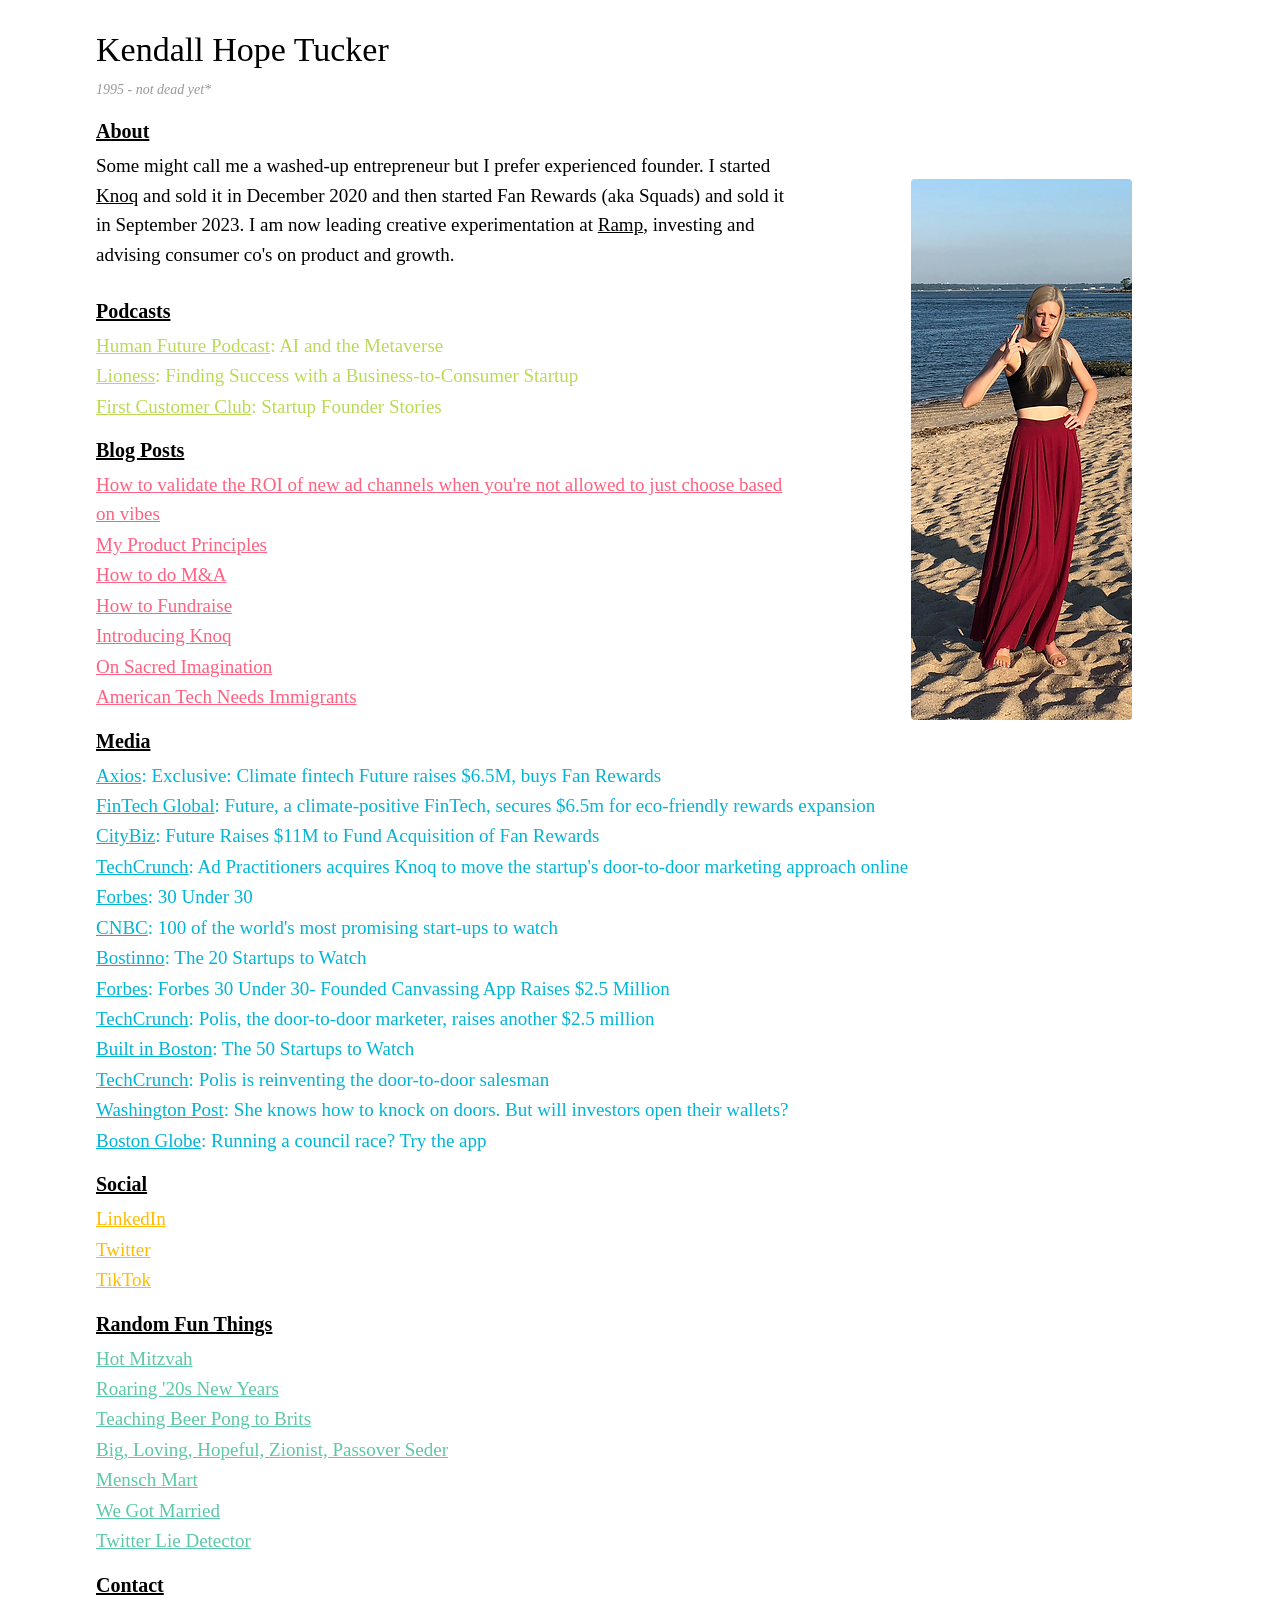
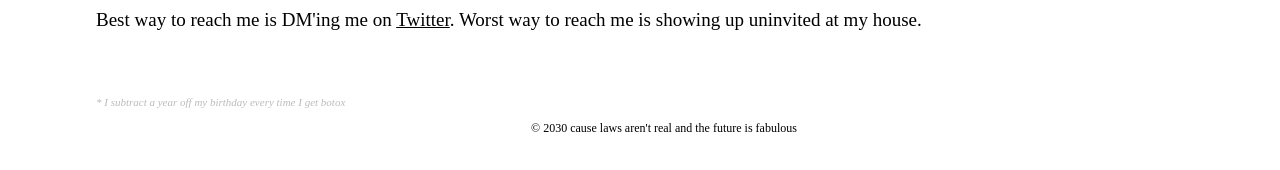
<file: index.html>
<!DOCTYPE html>
<html lang="en">
<head>
  <meta charset="UTF-8">
  <meta name="viewport" content="width=device-width, initial-scale=1.0">
  <title>Kendall Hope Tucker</title>
  <link rel="icon" type="image/png" sizes="32x32" href="favicon.png">
  <link rel="icon" type="image/png" sizes="192x192" href="favicon-192.png">
  <link rel="apple-touch-icon" href="favicon-192.png">
  <link rel="stylesheet" href="css/style.css">
</head>
<body>

<header class="site-header">
  <h1><a href="/">Kendall Hope Tucker</a></h1>
  <div class="subtitle">1995 - not dead yet*</div>
</header>

<main>

  <section class="section">
    <h2>About</h2>
    <img src="images/home_0.png" alt="Kendall Tucker" class="img-right">
    <p>Some might call me a washed-up entrepreneur but I prefer experienced founder. I started <a href="http://knoq.com/" target="_blank" rel="noopener">Knoq</a> and sold it in December 2020 and then started Fan Rewards (aka Squads) and sold it in September 2023. I am now leading creative experimentation at <a href="http://ramp.com/" target="_blank" rel="noopener">Ramp</a>, investing and advising consumer co's on product and growth.</p>
  </section>

  <section class="section">
    <h2>Podcasts</h2>
    <ul class="post-list">
      <li style="color: #bada55;"><a href="https://www.youtube.com/watch?v=eSJi3HEF2bo" class="link-lime" target="_blank" rel="noopener">Human Future Podcast</a>: AI and the Metaverse</li>
      <li style="color: #bada55;"><a href="https://lionessmagazine.com/finding-success-with-a-business-to-consumer-startup-kendall-hope-tucker/" class="link-lime" target="_blank" rel="noopener">Lioness</a>: Finding Success with a Business-to-Consumer Startup</li>
      <li style="color: #bada55;"><a href="https://www.youtube.com/watch?v=Duobmzye52w" class="link-lime" target="_blank" rel="noopener">First Customer Club</a>: Startup Founder Stories</li>
    </ul>
  </section>

  <section class="section">
    <h2>Blog Posts</h2>
    <ul class="post-list">
      <li><a href="pages/growth-channels.html" class="link-pink">How to validate the ROI of new ad channels when you're not allowed to just choose based on vibes</a></li>
      <li><a href="pages/product-principles.html" class="link-pink">My Product Principles</a></li>
      <li><a href="pages/manda-guide.html" class="link-pink">How to do M&amp;A</a></li>
      <li><a href="https://www.forbes.com/sites/kendalltucker/2019/03/14/getting-to-closed-fundraising-as-a-sprint-vs-marathon/?sh=3c3d58793b1a" class="link-pink" target="_blank" rel="noopener">How to Fundraise</a></li>
      <li><a href="https://medium.com/@kendallhtucker/introducing-knoq-27af0e2f443f" class="link-pink" target="_blank" rel="noopener">Introducing Knoq</a></li>
      <li><a href="pages/sacred-imagination.html" class="link-pink">On Sacred Imagination</a></li>
      <li><a href="https://www.forbes.com/sites/kendalltucker/2018/12/06/american-tech-needs-immigrants-president-trump-dont-make-it-any-harder/?sh=4a6e98ca5dcf" class="link-pink" target="_blank" rel="noopener">American Tech Needs Immigrants</a></li>
    </ul>
  </section>

  <section class="section">
    <h2>Media</h2>
    <ul class="media-list">
      <li><span class="outlet"><a href="https://www.axios.com/pro/fintech-deals/2023/12/18/future-raises-6-5m-and-acquires-fan-rewards" class="link-cyan" target="_blank" rel="noopener">Axios</a>:</span> Exclusive: Climate fintech Future raises $6.5M, buys Fan Rewards</li>
      <li><span class="outlet"><a href="https://fintech.global/2023/12/19/future-a-climate-positive-fintech-secures-6-5m-for-eco-friendly-rewards-expansion/" class="link-cyan" target="_blank" rel="noopener">FinTech Global</a>:</span> Future, a climate-positive FinTech, secures $6.5m for eco-friendly rewards expansion</li>
      <li><span class="outlet"><a href="https://www.citybiz.co/article/501589/future-raises-11m-to-fund-acquisition-of-fan-rewards/" class="link-cyan" target="_blank" rel="noopener">CityBiz</a>:</span> Future Raises $11M to Fund Acquisition of Fan Rewards</li>
      <li><span class="outlet"><a href="https://techcrunch.com/2021/02/16/ad-practitioners-acquies-knoq/" class="link-cyan" target="_blank" rel="noopener">TechCrunch</a>:</span> Ad Practitioners acquires Knoq to move the startup's door-to-door marketing approach online</li>
      <li><span class="outlet"><a href="https://www.forbes.com/profile/kendall-tucker/?sh=49d40cc73352" class="link-cyan" target="_blank" rel="noopener">Forbes</a>:</span> 30 Under 30</li>
      <li><span class="outlet"><a href="https://www.cnbc.com/2019/11/12/100-of-the-worlds-most-promising-start-ups-to-watch-in-2019.html" class="link-cyan" target="_blank" rel="noopener">CNBC</a>:</span> 100 of the world's most promising start-ups to watch</li>
      <li><span class="outlet"><a href="https://www.americaninno.com/boston/20-Startups-to-Watch-in-2020-Bos" class="link-cyan" target="_blank" rel="noopener">Bostinno</a>:</span> The 20 Startups to Watch</li>
      <li><span class="outlet"><a href="https://www.forbes.com/sites/ayurellahornmuller/2019/02/26/forbes-30-under-30-founded-canvassing-app-raises-2-5-million/?sh=90fb6547ed74" class="link-cyan" target="_blank" rel="noopener">Forbes</a>:</span> Forbes 30 Under 30- Founded Canvassing App Raises $2.5 Million</li>
      <li><span class="outlet"><a href="https://techcrunch.com/2019/02/26/polis-the-door-to-door-marketer-raises-another-2-5-million/" class="link-cyan" target="_blank" rel="noopener">TechCrunch</a>:</span> Polis, the door-to-door marketer, raises another $2.5 million</li>
      <li><span class="outlet"><a href="https://www.builtinboston.com/2018/01/16/50-boston-startups-watch-2018" class="link-cyan" target="_blank" rel="noopener">Built in Boston</a>:</span> The 50 Startups to Watch</li>
      <li><span class="outlet"><a href="https://techcrunch.com/2017/03/24/polis-is-reinventing-the-door-to-door-salesman/" class="link-cyan" target="_blank" rel="noopener">TechCrunch</a>:</span> Polis is reinventing the door-to-door salesman</li>
      <li><span class="outlet"><a href="https://www.washingtonpost.com/news/on-small-business/wp/2017/03/01/business-rx-she-knows-how-to-knock-on-doors-but-will-investors-open-their-wallets/?noredirect=on" class="link-cyan" target="_blank" rel="noopener">Washington Post</a>:</span> She knows how to knock on doors. But will investors open their wallets?</li>
      <li><span class="outlet"><a href="https://www.bostonglobe.com/news/politics/2015/11/20/winning-city-council-races-there-app-for-that/MtmQQHenNXPumx5nFe8QcL/story.html" class="link-cyan" target="_blank" rel="noopener">Boston Globe</a>:</span> Running a council race? Try the app</li>
    </ul>
  </section>

  <section class="section">
    <h2>Social</h2>
    <ul class="post-list">
      <li><a href="https://www.linkedin.com/in/kendallhtucker/" class="link-yellow" target="_blank" rel="noopener">LinkedIn</a></li>
      <li><a href="https://twitter.com/kendallhtucker" class="link-yellow" target="_blank" rel="noopener">Twitter</a></li>
      <li><a href="https://www.tiktok.com/@kendallhtucker" class="link-yellow" target="_blank" rel="noopener">TikTok</a></li>
    </ul>
  </section>

  <section class="section">
    <h2>Random Fun Things</h2>
    <ul class="post-list">
      <li><a href="pages/hot-mitzvah.html" class="link-green">Hot Mitzvah</a></li>
      <li><a href="pages/roaring-20s.html" class="link-green">Roaring '20s New Years</a></li>
      <li><a href="pages/american-party.html" class="link-green">Teaching Beer Pong to Brits</a></li>
      <li><a href="https://docs.google.com/document/d/1et6EgpOi_6ji0ImZLmOMGYMf2OHs097OP0PWnKhMis8/edit?usp=sharing" class="link-green" target="_blank" rel="noopener">Big, Loving, Hopeful, Zionist, Passover Seder</a></li>
      <li><a href="pages/mensch-mart.html" class="link-green">Mensch Mart</a></li>
      <li><a href="https://www.twendall.com/" class="link-green" target="_blank" rel="noopener">We Got Married</a></li>
      <li><a href="https://tweetliedetector.com/" class="link-green" target="_blank" rel="noopener">Twitter Lie Detector</a></li>
    </ul>
  </section>

  <section class="section">
    <h2>Contact</h2>
    <p>Best way to reach me is DM'ing me on <a href="https://twitter.com/kendallhtucker" target="_blank" rel="noopener">Twitter</a>. Worst way to reach me is showing up uninvited at my house.</p>
  </section>

</main>

<footer class="site-footer">
  <p class="footnote">* I subtract a year off my birthday every time I get botox</p>
  <p class="copyright">&copy; 2030 cause laws aren't real and the future is fabulous</p>
</footer>

</body>
</html>
</file>
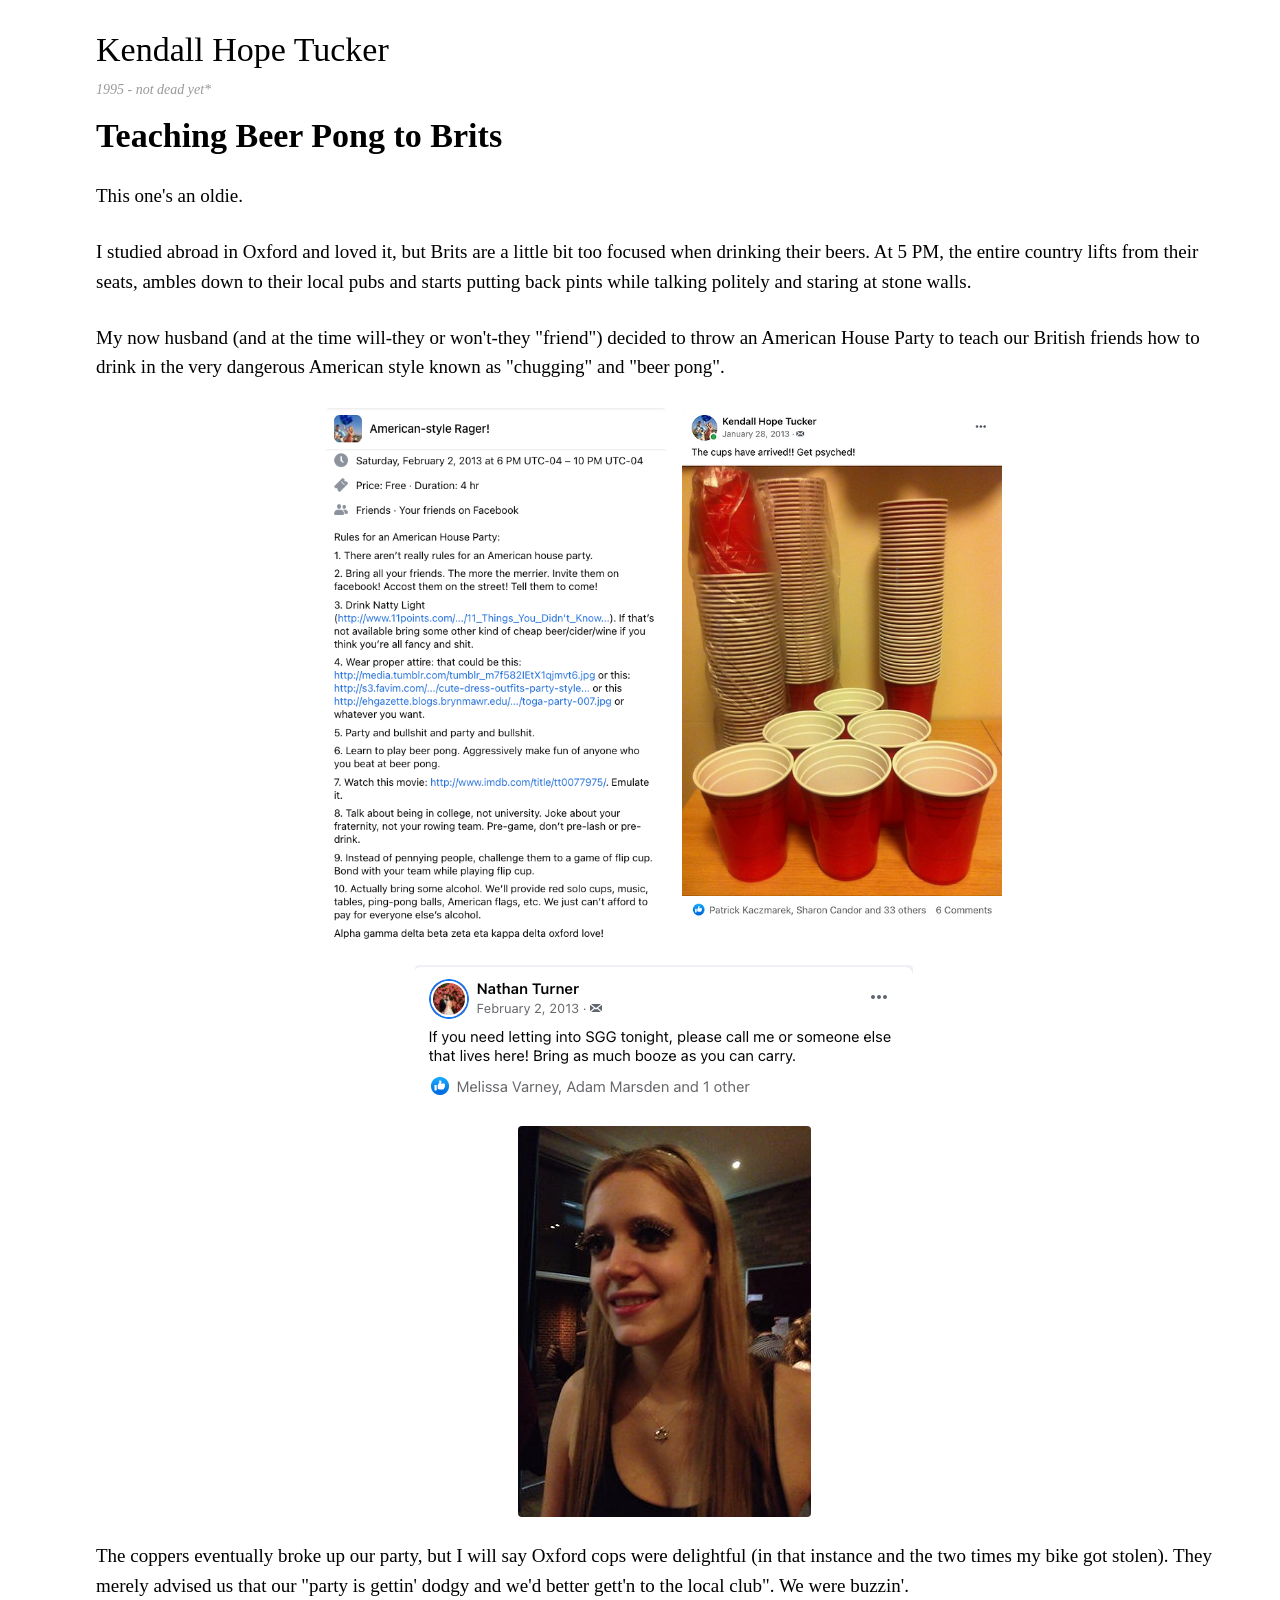
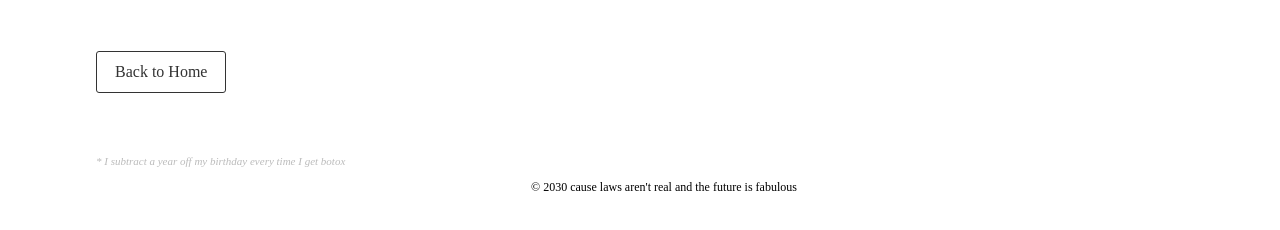
<file: pages/american-party.html>
<!DOCTYPE html>
<html lang="en">
<head>
  <meta charset="UTF-8">
  <meta name="viewport" content="width=device-width, initial-scale=1.0">
  <title>Teaching Beer Pong to Brits | Kendall Hope Tucker</title>
  <link rel="icon" type="image/png" sizes="32x32" href="../favicon.png">
  <link rel="icon" type="image/png" sizes="192x192" href="../favicon-192.png">
  <link rel="apple-touch-icon" href="../favicon-192.png">
  <link rel="stylesheet" href="../css/style.css">
</head>
<body>

<header class="site-header">
  <h1><a href="../">Kendall Hope Tucker</a></h1>
  <div class="subtitle">1995 - not dead yet*</div>
</header>

<main>

  <h2 class="post-title">Teaching Beer Pong to Brits</h2>

  <p>This one's an oldie.</p>

  <p>I studied abroad in Oxford and loved it, but Brits are a little bit too focused when drinking their beers. At 5 PM, the entire country lifts from their seats, ambles down to their local pubs and starts putting back pints while talking politely and staring at stone walls.</p>

  <p>My now husband (and at the time will-they or won't-they "friend") decided to throw an American House Party to teach our British friends how to drink in the very dangerous American style known as "chugging" and "beer pong".</p>

  <div style="display: flex; gap: 16px; margin: 24px 0; flex-wrap: wrap; justify-content: center; align-items: flex-start;">
    <img src="../images/american-party_0.png" alt="Facebook event" style="max-width: 340px;">
    <img src="../images/american-party_2.png" alt="Party photos" style="max-width: 320px;">
  </div>

  <img src="../images/american-party_1.png" alt="Facebook post" class="img-center" style="max-width: 500px;">

  <img src="../images/american-party_3.jpg" alt="Beer pong cups" class="img-center" style="max-width: 300px;">

  <p>The coppers eventually broke up our party, but I will say Oxford cops were delightful (in that instance and the two times my bike got stolen). They merely advised us that our "party is gettin' dodgy and we'd better gett'n to the local club". We were buzzin'.</p>

  <a href="../" class="back-home">Back to Home</a>

</main>

<footer class="site-footer">
  <p class="footnote">* I subtract a year off my birthday every time I get botox</p>
  <p class="copyright">&copy; 2030 cause laws aren't real and the future is fabulous</p>
</footer>

</body>
</html>
</file>
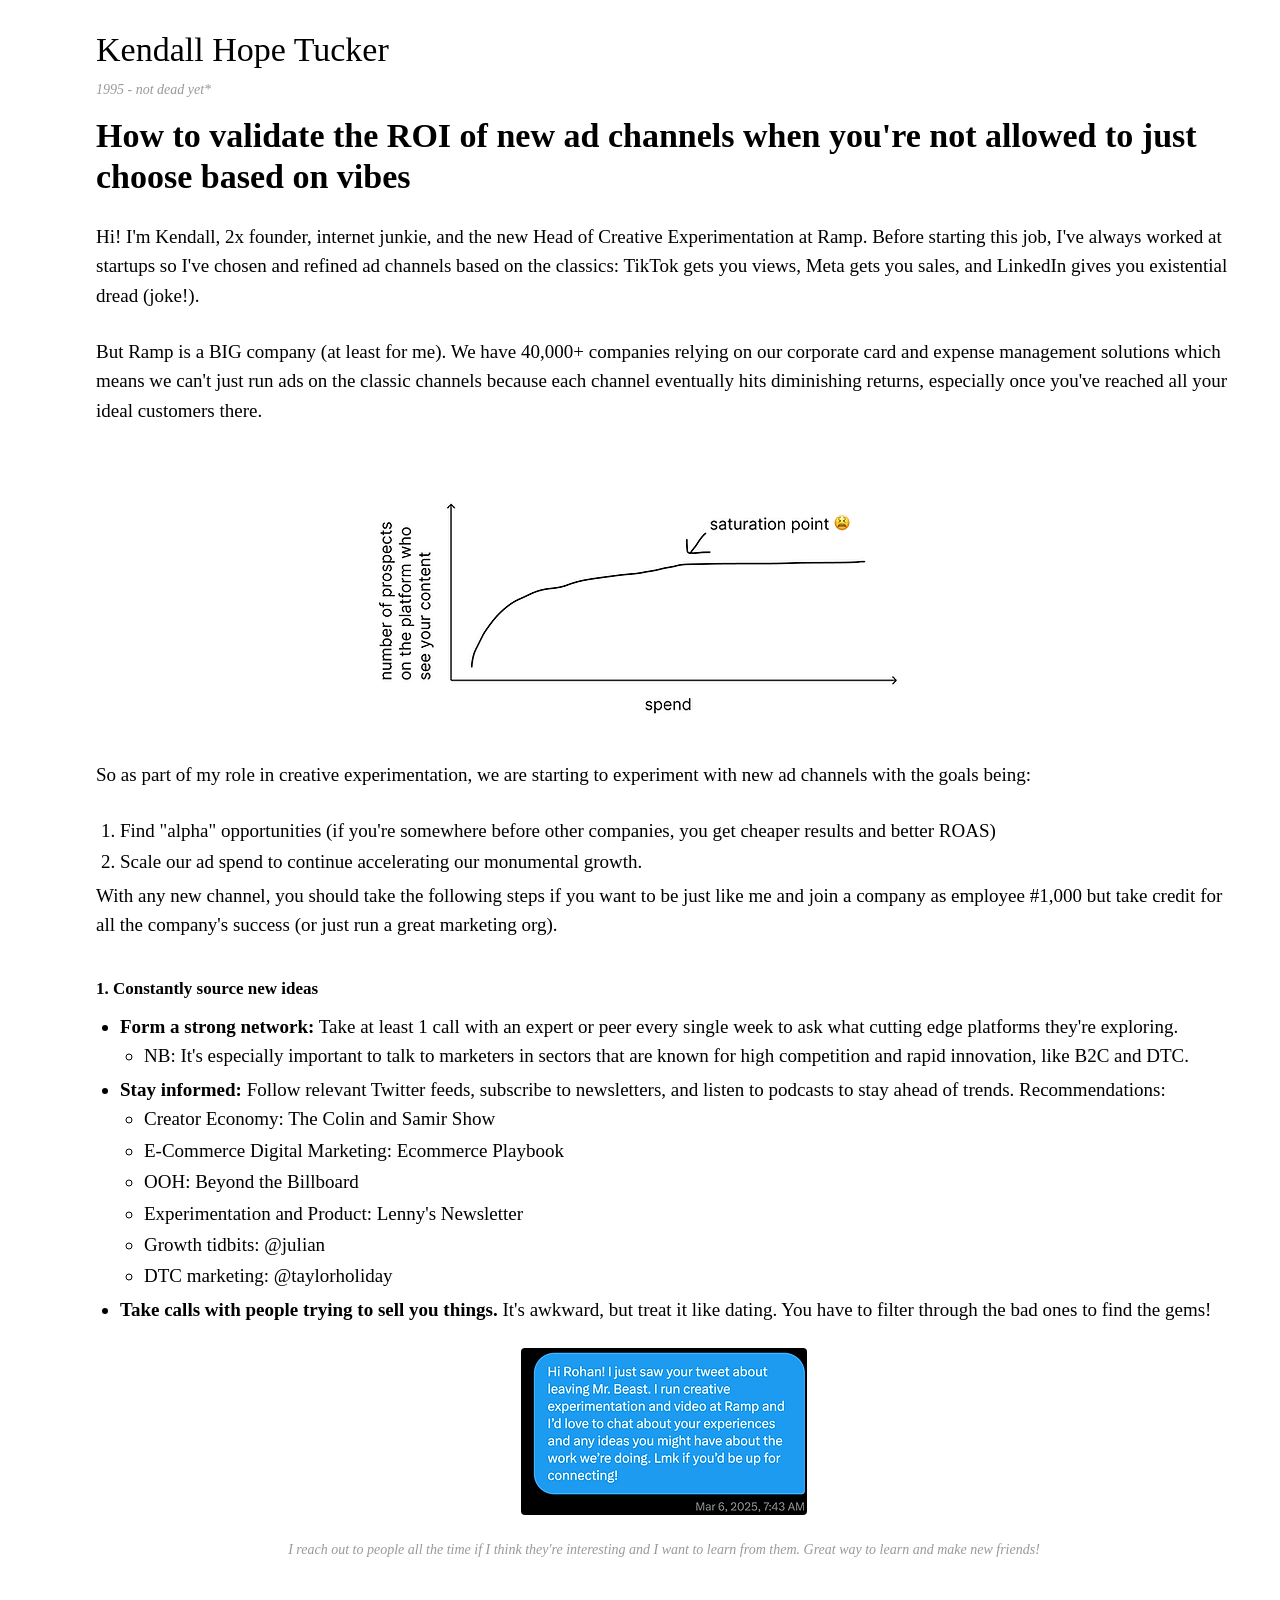
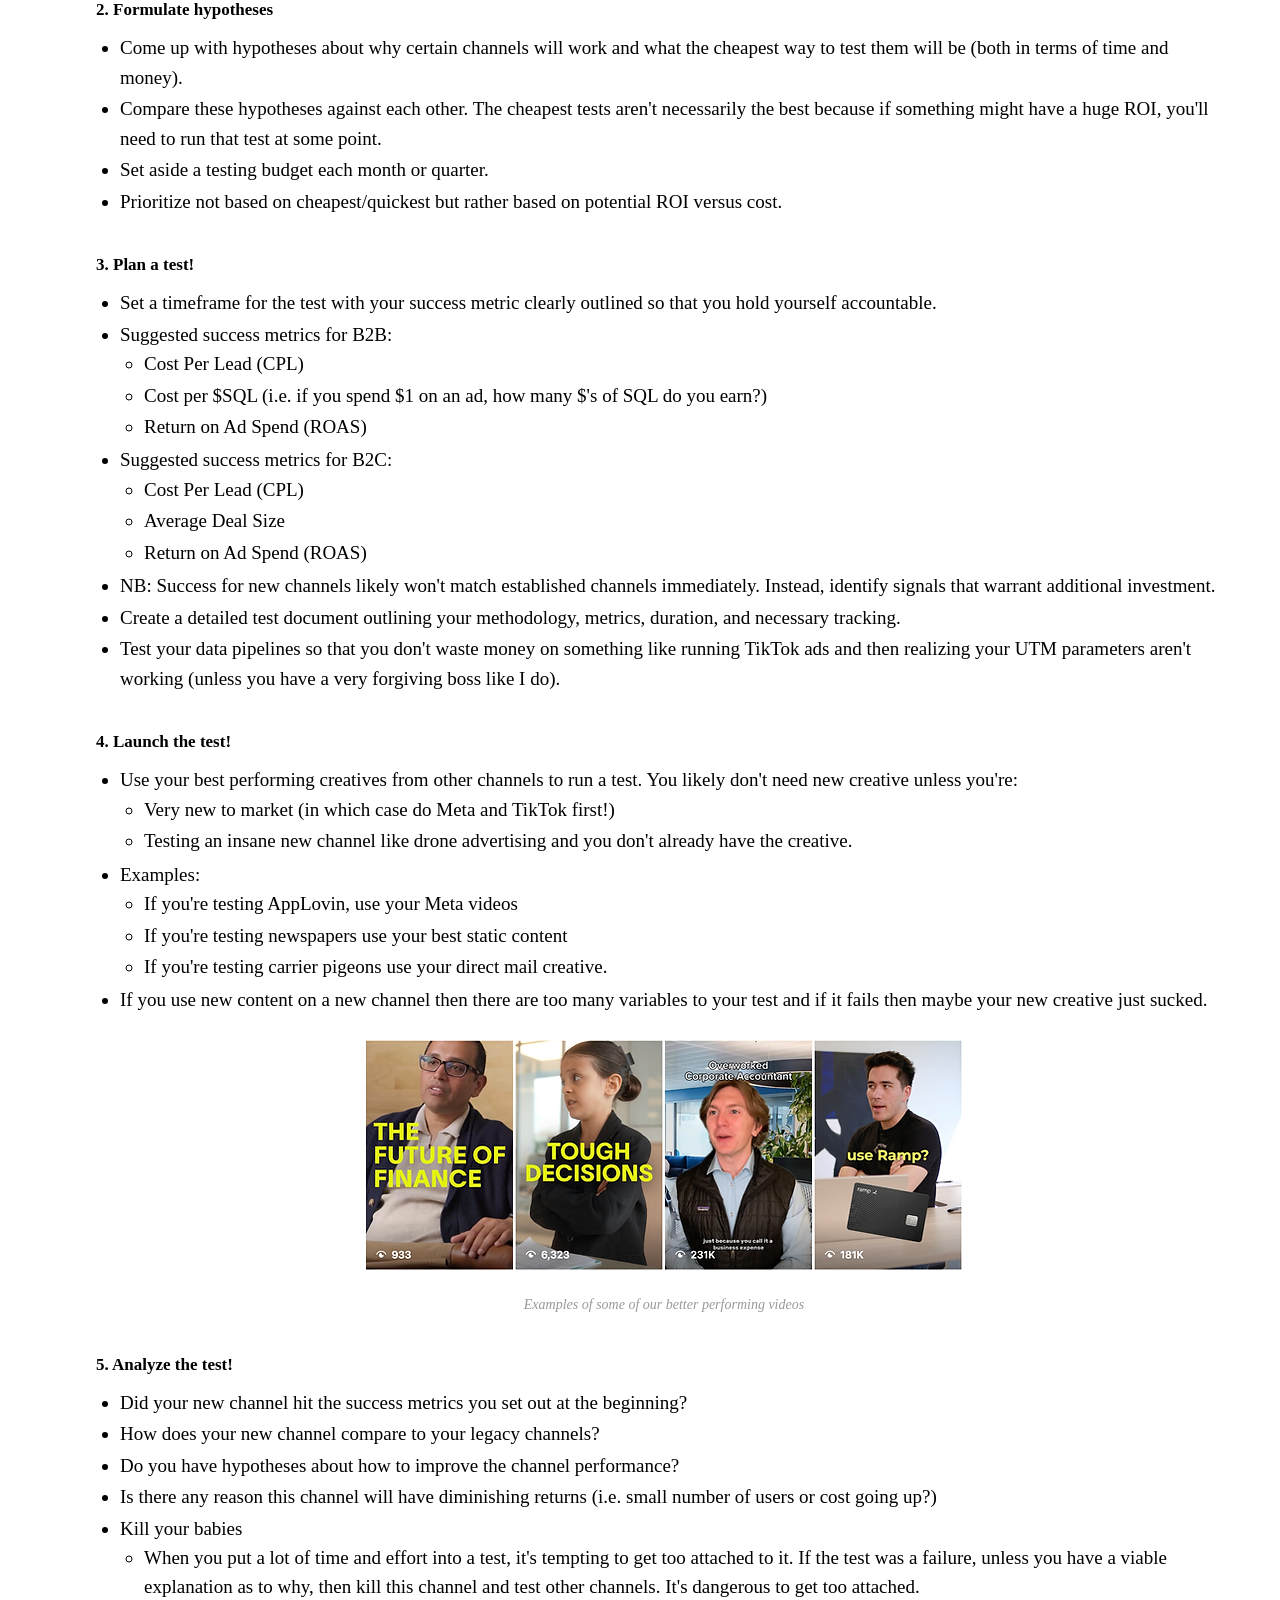
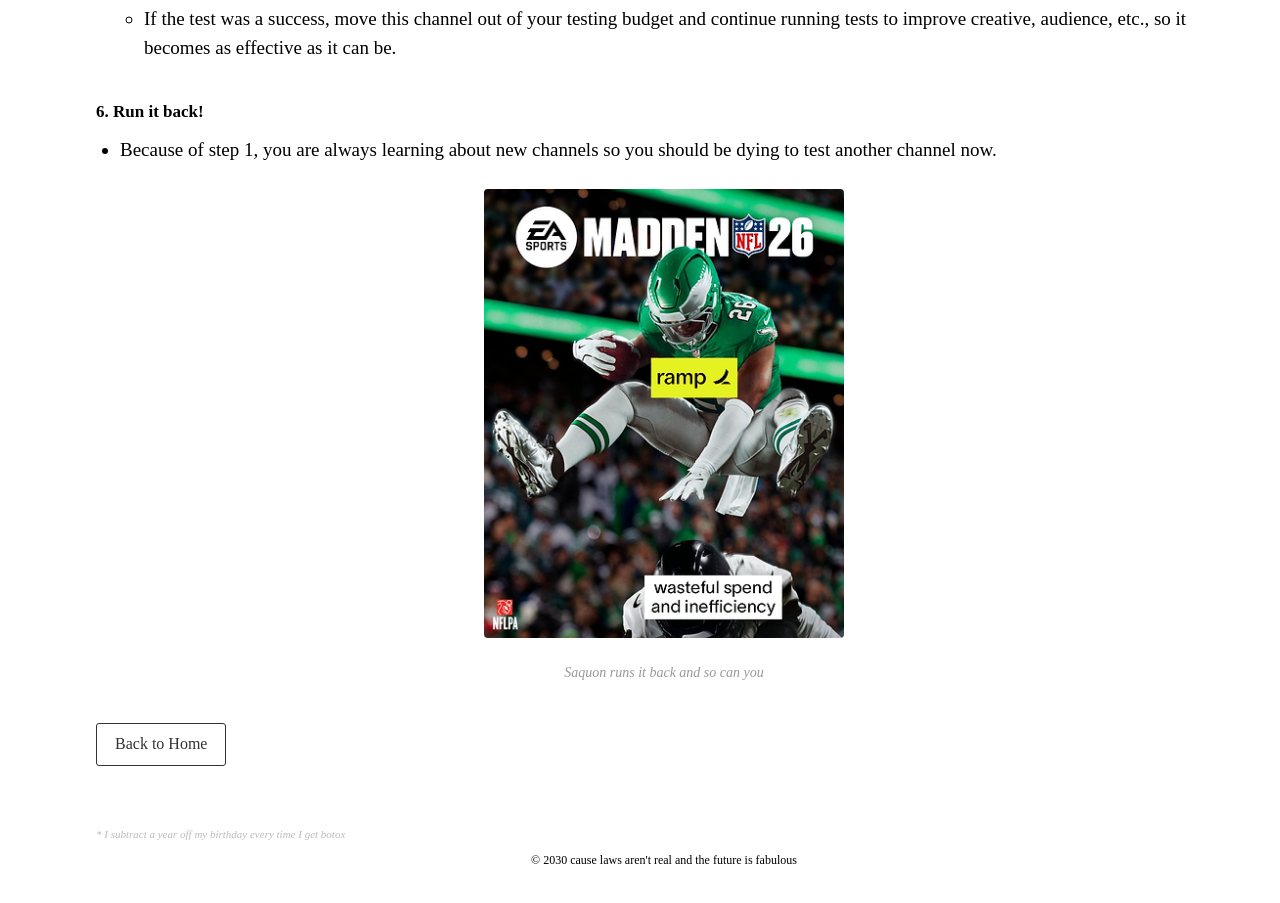
<file: pages/growth-channels.html>
<!DOCTYPE html>
<html lang="en">
<head>
  <meta charset="UTF-8">
  <meta name="viewport" content="width=device-width, initial-scale=1.0">
  <title>Growth Channels | Kendall Hope Tucker</title>
  <link rel="icon" type="image/png" sizes="32x32" href="../favicon.png">
  <link rel="icon" type="image/png" sizes="192x192" href="../favicon-192.png">
  <link rel="apple-touch-icon" href="../favicon-192.png">
  <link rel="stylesheet" href="../css/style.css">
</head>
<body>

<header class="site-header">
  <h1><a href="../">Kendall Hope Tucker</a></h1>
  <div class="subtitle">1995 - not dead yet*</div>
</header>

<main>

  <h2 class="post-title">How to validate the ROI of new ad channels when you're not allowed to just choose based on vibes</h2>

  <p>Hi! I'm Kendall, 2x founder, internet junkie, and the new Head of Creative Experimentation at Ramp. Before starting this job, I've always worked at startups so I've chosen and refined ad channels based on the classics: TikTok gets you views, Meta gets you sales, and LinkedIn gives you existential dread (joke!).</p>

  <p>But Ramp is a BIG company (at least for me). We have 40,000+ companies relying on our corporate card and expense management solutions which means we can't just run ads on the classic channels because each channel eventually hits diminishing returns, especially once you've reached all your ideal customers there.</p>

  <img src="../images/growth-channels_0.png" alt="Saturation curve diagram" class="img-center" style="max-width: 600px;">

  <p>So as part of my role in creative experimentation, we are starting to experiment with new ad channels with the goals being:</p>

  <ol>
    <li>Find "alpha" opportunities (if you're somewhere before other companies, you get cheaper results and better ROAS)</li>
    <li>Scale our ad spend to continue accelerating our monumental growth.</li>
  </ol>

  <p>With any new channel, you should take the following steps if you want to be just like me and join a company as employee #1,000 but take credit for all the company's success (or just run a great marketing org).</p>

  <h3>1. Constantly source new ideas</h3>

  <ul>
    <li><strong>Form a strong network:</strong> Take at least 1 call with an expert or peer every single week to ask what cutting edge platforms they're exploring.
      <ul>
        <li>NB: It's especially important to talk to marketers in sectors that are known for high competition and rapid innovation, like B2C and DTC.</li>
      </ul>
    </li>
    <li><strong>Stay informed:</strong> Follow relevant Twitter feeds, subscribe to newsletters, and listen to podcasts to stay ahead of trends. Recommendations:
      <ul>
        <li>Creator Economy: The Colin and Samir Show</li>
        <li>E-Commerce Digital Marketing: Ecommerce Playbook</li>
        <li>OOH: Beyond the Billboard</li>
        <li>Experimentation and Product: Lenny's Newsletter</li>
        <li>Growth tidbits: @julian</li>
        <li>DTC marketing: @taylorholiday</li>
      </ul>
    </li>
    <li><strong>Take calls with people trying to sell you things.</strong> It's awkward, but treat it like dating. You have to filter through the bad ones to find the gems!</li>
  </ul>

  <img src="../images/growth-channels_1.png" alt="DM to Rohan" class="img-center" style="max-width: 420px;">

  <p class="img-caption">I reach out to people all the time if I think they're interesting and I want to learn from them. Great way to learn and make new friends!</p>

  <h3>2. Formulate hypotheses</h3>

  <ul>
    <li>Come up with hypotheses about why certain channels will work and what the cheapest way to test them will be (both in terms of time and money).</li>
    <li>Compare these hypotheses against each other. The cheapest tests aren't necessarily the best because if something might have a huge ROI, you'll need to run that test at some point.</li>
    <li>Set aside a testing budget each month or quarter.</li>
    <li>Prioritize not based on cheapest/quickest but rather based on potential ROI versus cost.</li>
  </ul>

  <h3>3. Plan a test!</h3>

  <ul>
    <li>Set a timeframe for the test with your success metric clearly outlined so that you hold yourself accountable.</li>
    <li>Suggested success metrics for B2B:
      <ul>
        <li>Cost Per Lead (CPL)</li>
        <li>Cost per $SQL (i.e. if you spend $1 on an ad, how many $'s of SQL do you earn?)</li>
        <li>Return on Ad Spend (ROAS)</li>
      </ul>
    </li>
    <li>Suggested success metrics for B2C:
      <ul>
        <li>Cost Per Lead (CPL)</li>
        <li>Average Deal Size</li>
        <li>Return on Ad Spend (ROAS)</li>
      </ul>
    </li>
    <li>NB: Success for new channels likely won't match established channels immediately. Instead, identify signals that warrant additional investment.</li>
    <li>Create a detailed test document outlining your methodology, metrics, duration, and necessary tracking.</li>
    <li>Test your data pipelines so that you don't waste money on something like running TikTok ads and then realizing your UTM parameters aren't working (unless you have a very forgiving boss like I do).</li>
  </ul>

  <h3>4. Launch the test!</h3>

  <ul>
    <li>Use your best performing creatives from other channels to run a test. You likely don't need new creative unless you're:
      <ul>
        <li>Very new to market (in which case do Meta and TikTok first!)</li>
        <li>Testing an insane new channel like drone advertising and you don't already have the creative.</li>
      </ul>
    </li>
    <li>Examples:
      <ul>
        <li>If you're testing AppLovin, use your Meta videos</li>
        <li>If you're testing newspapers use your best static content</li>
        <li>If you're testing carrier pigeons use your direct mail creative.</li>
      </ul>
    </li>
    <li>If you use new content on a new channel then there are too many variables to your test and if it fails then maybe your new creative just sucked.</li>
  </ul>

  <img src="../images/growth-channels_2.png" alt="Example videos" class="img-center" style="max-width: 600px;">
  <p class="img-caption">Examples of some of our better performing videos</p>

  <h3>5. Analyze the test!</h3>

  <ul>
    <li>Did your new channel hit the success metrics you set out at the beginning?</li>
    <li>How does your new channel compare to your legacy channels?</li>
    <li>Do you have hypotheses about how to improve the channel performance?</li>
    <li>Is there any reason this channel will have diminishing returns (i.e. small number of users or cost going up?)</li>
    <li>Kill your babies
      <ul>
        <li>When you put a lot of time and effort into a test, it's tempting to get too attached to it. If the test was a failure, unless you have a viable explanation as to why, then kill this channel and test other channels. It's dangerous to get too attached.</li>
        <li>If the test was a success, move this channel out of your testing budget and continue running tests to improve creative, audience, etc., so it becomes as effective as it can be.</li>
      </ul>
    </li>
  </ul>

  <h3>6. Run it back!</h3>

  <ul>
    <li>Because of step 1, you are always learning about new channels so you should be dying to test another channel now.</li>
  </ul>

  <img src="../images/growth-channels_3.png" alt="Saquon runs it back" class="img-center" style="max-width: 360px;">
  <p class="img-caption">Saquon runs it back and so can you</p>

  <a href="../" class="back-home">Back to Home</a>

</main>

<footer class="site-footer">
  <p class="footnote">* I subtract a year off my birthday every time I get botox</p>
  <p class="copyright">&copy; 2030 cause laws aren't real and the future is fabulous</p>
</footer>

</body>
</html>
</file>
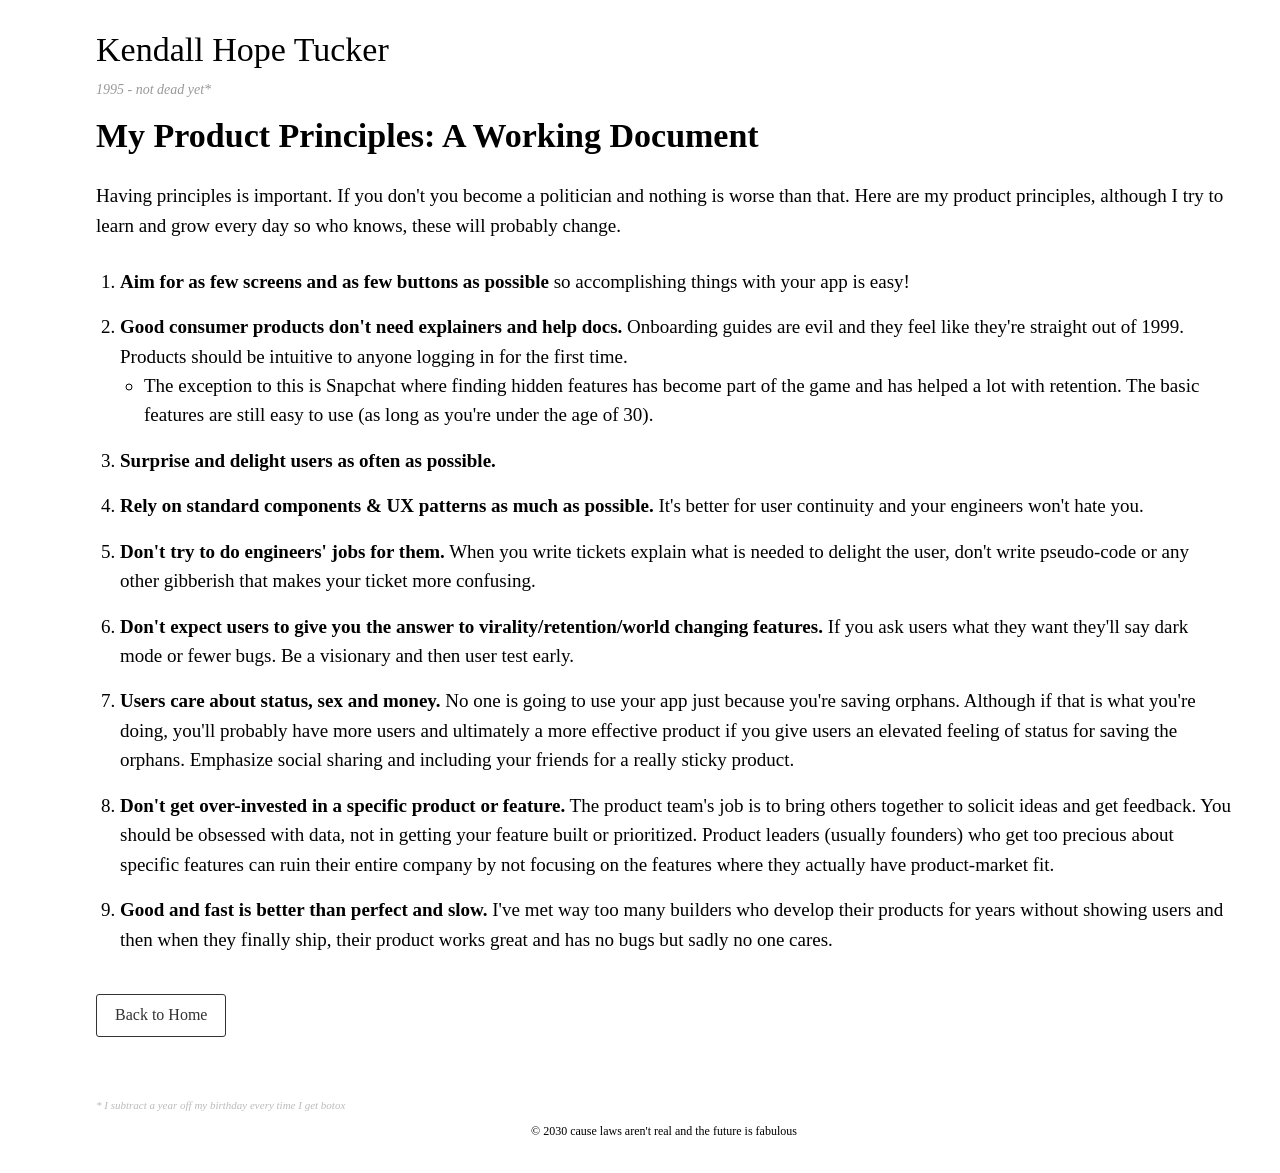
<file: pages/product-principles.html>
<!DOCTYPE html>
<html lang="en">
<head>
  <meta charset="UTF-8">
  <meta name="viewport" content="width=device-width, initial-scale=1.0">
  <title>Product Principles | Kendall Hope Tucker</title>
  <link rel="icon" type="image/png" sizes="32x32" href="../favicon.png">
  <link rel="icon" type="image/png" sizes="192x192" href="../favicon-192.png">
  <link rel="apple-touch-icon" href="../favicon-192.png">
  <link rel="stylesheet" href="../css/style.css">
</head>
<body>

<header class="site-header">
  <h1><a href="../">Kendall Hope Tucker</a></h1>
  <div class="subtitle">1995 - not dead yet*</div>
</header>

<main>

  <h2 class="post-title">My Product Principles: A Working Document</h2>

  <p>Having principles is important. If you don't you become a politician and nothing is worse than that. Here are my product principles, although I try to learn and grow every day so who knows, these will probably change.</p>

  <ol class="spaced-list">
    <li><strong>Aim for as few screens and as few buttons as possible</strong> so accomplishing things with your app is easy!</li>

    <li><strong>Good consumer products don't need explainers and help docs.</strong> Onboarding guides are evil and they feel like they're straight out of 1999. Products should be intuitive to anyone logging in for the first time.
      <ul>
        <li>The exception to this is Snapchat where finding hidden features has become part of the game and has helped a lot with retention. The basic features are still easy to use (as long as you're under the age of 30).</li>
      </ul>
    </li>

    <li><strong>Surprise and delight users as often as possible.</strong></li>

    <li><strong>Rely on standard components &amp; UX patterns as much as possible.</strong> It's better for user continuity and your engineers won't hate you.</li>

    <li><strong>Don't try to do engineers' jobs for them.</strong> When you write tickets explain what is needed to delight the user, don't write pseudo-code or any other gibberish that makes your ticket more confusing.</li>

    <li><strong>Don't expect users to give you the answer to virality/retention/world changing features.</strong> If you ask users what they want they'll say dark mode or fewer bugs. Be a visionary and then user test early.</li>

    <li><strong>Users care about status, sex and money.</strong> No one is going to use your app just because you're saving orphans. Although if that is what you're doing, you'll probably have more users and ultimately a more effective product if you give users an elevated feeling of status for saving the orphans. Emphasize social sharing and including your friends for a really sticky product.</li>

    <li><strong>Don't get over-invested in a specific product or feature.</strong> The product team's job is to bring others together to solicit ideas and get feedback. You should be obsessed with data, not in getting your feature built or prioritized. Product leaders (usually founders) who get too precious about specific features can ruin their entire company by not focusing on the features where they actually have product-market fit.</li>

    <li><strong>Good and fast is better than perfect and slow.</strong> I've met way too many builders who develop their products for years without showing users and then when they finally ship, their product works great and has no bugs but sadly no one cares.</li>
  </ol>

  <a href="../" class="back-home">Back to Home</a>

</main>

<footer class="site-footer">
  <p class="footnote">* I subtract a year off my birthday every time I get botox</p>
  <p class="copyright">&copy; 2030 cause laws aren't real and the future is fabulous</p>
</footer>

</body>
</html>
</file>
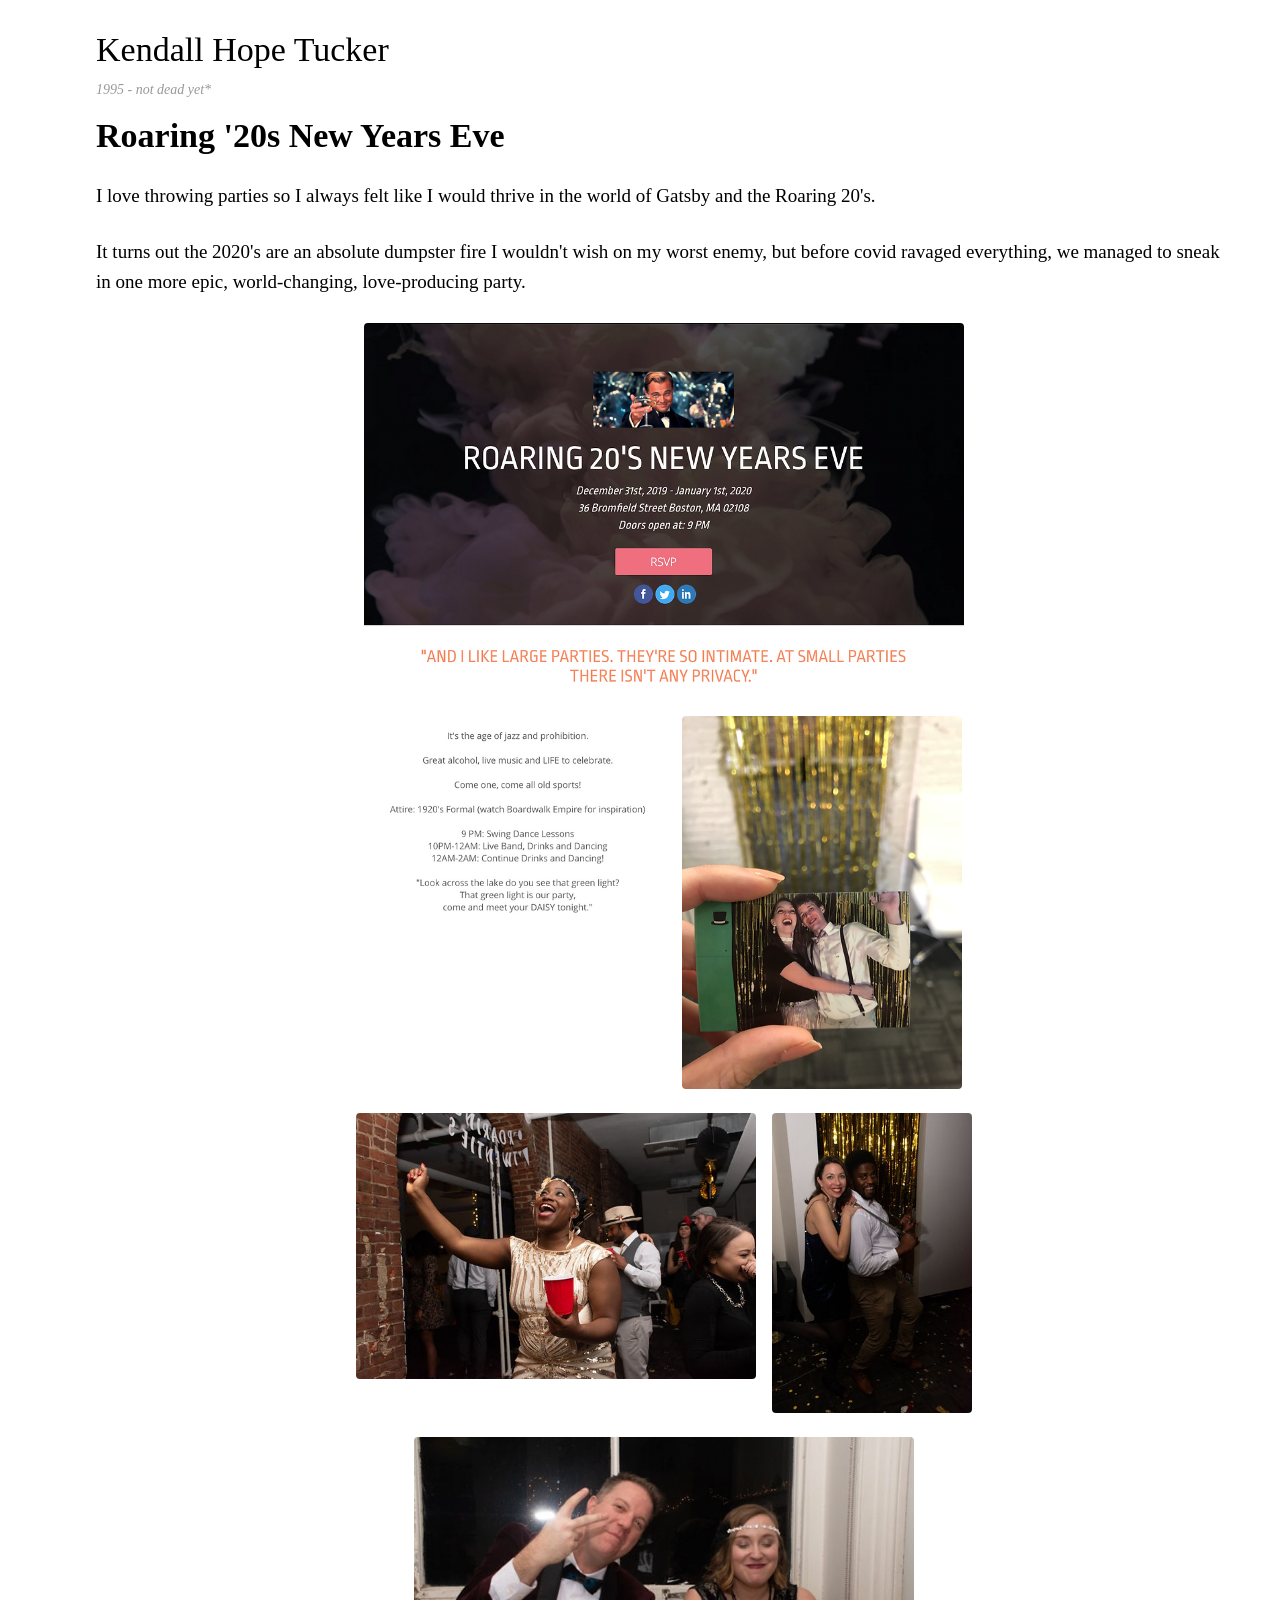
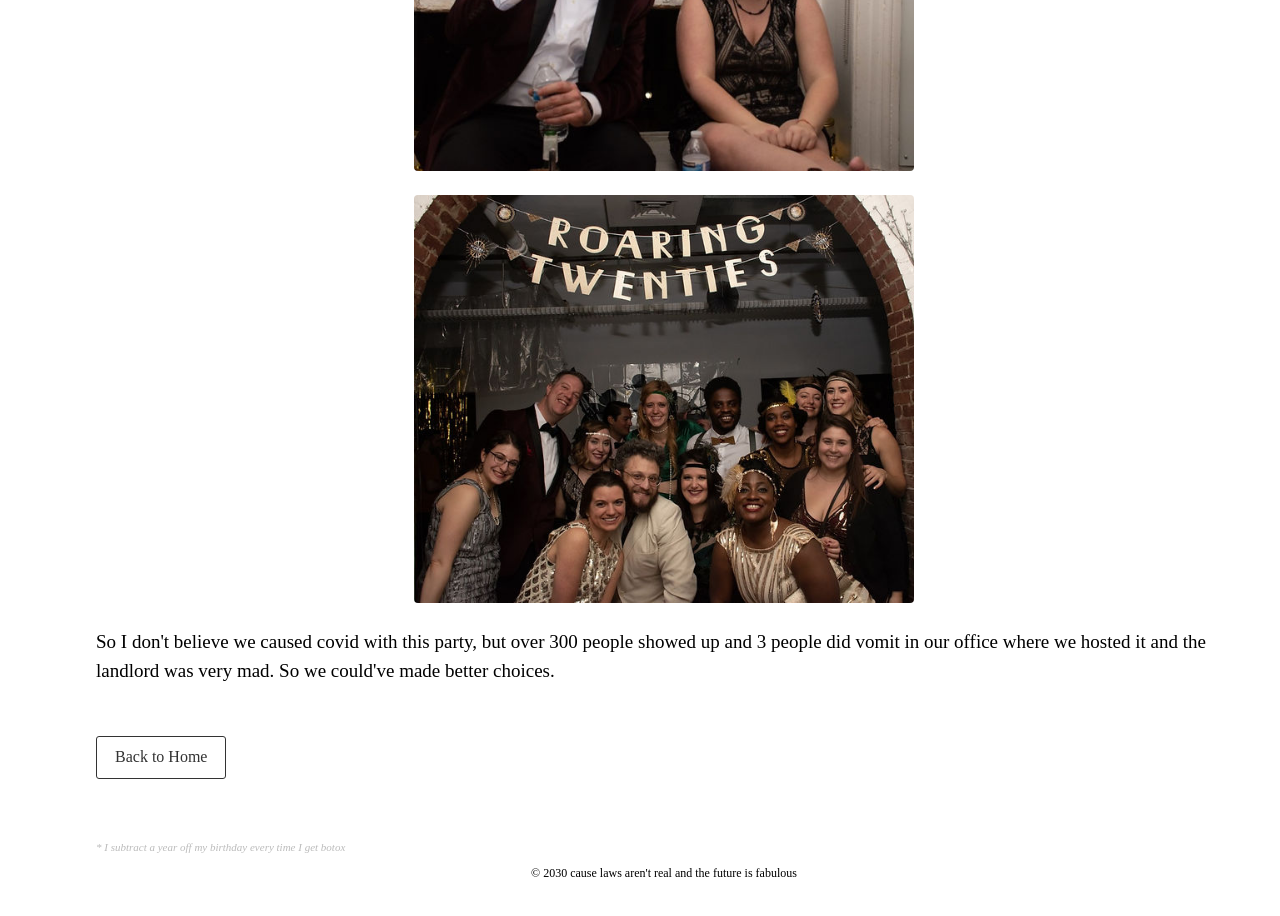
<file: pages/roaring-20s.html>
<!DOCTYPE html>
<html lang="en">
<head>
  <meta charset="UTF-8">
  <meta name="viewport" content="width=device-width, initial-scale=1.0">
  <title>Roaring '20s New Years | Kendall Hope Tucker</title>
  <link rel="icon" type="image/png" sizes="32x32" href="../favicon.png">
  <link rel="icon" type="image/png" sizes="192x192" href="../favicon-192.png">
  <link rel="apple-touch-icon" href="../favicon-192.png">
  <link rel="stylesheet" href="../css/style.css">
</head>
<body>

<header class="site-header">
  <h1><a href="../">Kendall Hope Tucker</a></h1>
  <div class="subtitle">1995 - not dead yet*</div>
</header>

<main>

  <h2 class="post-title">Roaring '20s New Years Eve</h2>

  <p>I love throwing parties so I always felt like I would thrive in the world of Gatsby and the Roaring 20's.</p>

  <p>It turns out the 2020's are an absolute dumpster fire I wouldn't wish on my worst enemy, but before covid ravaged everything, we managed to sneak in one more epic, world-changing, love-producing party.</p>

  <img src="../images/roaring-20s_0.png" alt="Roaring 20s invite" class="img-center" style="max-width: 600px;">

  <div style="display: flex; gap: 16px; margin: 24px 0; flex-wrap: wrap; justify-content: center; align-items: flex-start;">
    <img src="../images/roaring-20s_1.png" alt="Party invite details" style="max-width: 300px;">
    <img src="../images/roaring-20s_2.png" alt="Party photo" style="max-width: 280px;">
  </div>

  <div style="display: flex; gap: 16px; margin: 24px 0; flex-wrap: wrap; justify-content: center; align-items: flex-start;">
    <img src="../images/roaring-20s_3.jpg" alt="Party photo" style="max-width: 400px;">
    <img src="../images/roaring-20s_5.jpg" alt="Party photo" style="max-width: 200px;">
  </div>

  <img src="../images/roaring-20s_4.jpg" alt="Party group photo" class="img-center" style="max-width: 500px;">

  <img src="../images/roaring-20s_6.jpg" alt="Group photo" class="img-center" style="max-width: 500px;">

  <p>So I don't believe we caused covid with this party, but over 300 people showed up and 3 people did vomit in our office where we hosted it and the landlord was very mad. So we could've made better choices.</p>

  <a href="../" class="back-home">Back to Home</a>

</main>

<footer class="site-footer">
  <p class="footnote">* I subtract a year off my birthday every time I get botox</p>
  <p class="copyright">&copy; 2030 cause laws aren't real and the future is fabulous</p>
</footer>

</body>
</html>
</file>
<file: css/style.css>
/* ktuck.com - Static rebuild */

* {
  margin: 0;
  padding: 0;
  box-sizing: border-box;
}

body {
  font-family: 'Times New Roman', Times, serif;
  font-weight: normal;
  font-size: 19px;
  line-height: 1.55;
  color: #000;
  background: #fff;
  max-width: none;
  margin: 0;
  padding: 24px 48px 16px 96px;
}

/* Header */
.site-header {
  margin-bottom: 16px;
}

.site-header h1 {
  font-size: 34px;
  font-weight: 400;
  letter-spacing: normal;
  color: #000;
}

.site-header h1 a {
  color: #000;
  text-decoration: none;
}

.site-header .subtitle {
  font-size: 14px;
  color: #999;
  font-style: italic;
  margin-top: 2px;
}

/* Section headers */
h2 {
  font-size: 20px;
  font-weight: 700;
  color: #000;
  text-decoration: underline;
  margin-bottom: 4px;
  margin-top: 0;
}

.post-title {
  font-size: 34px;
  font-weight: 700;
  color: #000;
  text-decoration: none;
  margin-bottom: 24px;
  margin-top: 0;
  line-height: 1.2;
}

h2:first-of-type {
  margin-top: 0;
}

h3 {
  font-size: 17px;
  font-weight: 700;
  margin-bottom: 10px;
  margin-top: 36px;
}

/* Links - default: no underline */
a {
  color: #000;
  text-decoration: underline;
}

a:hover {
  opacity: 0.8;
}

/* In-text links (inside paragraphs) get underlines */
p a {
  text-decoration: underline;
  color: #000;
}

/* Link color classes */
.link-lime { color: #bada55; }
.link-pink { color: #ff6181; }
.link-cyan { color: #01b5d6; }
.link-yellow { color: #ffbb00; }
.link-gray { color: #767676; }
.link-green { color: #5cc8a5; }

/* Paragraphs */
p {
  margin-bottom: 1.4em;
}

/* Lists */
ul, ol {
  margin-bottom: 4px;
  padding-left: 24px;
}

li {
  margin-bottom: 2px;
}

.spaced-list > li {
  margin-bottom: 16px;
}

/* Images */
img {
  max-width: 100%;
  height: auto;
  border-radius: 4px;
}

.img-center {
  display: block;
  margin: 24px auto;
}

.img-right {
  float: right;
  margin: 28px 100px 40px 120px;
  max-width: 340px;
}

.fig-right {
  float: right;
  margin: 12px 0 24px 60px;
  max-width: 460px;
  text-align: center;
}

.fig-right img {
  width: 100%;
  display: block;
}

.fig-right figcaption {
  font-size: 14px;
  color: #999;
  font-style: italic;
  margin-top: 6px;
}

.fig-left {
  float: left;
  margin: 12px 60px 24px 0;
  max-width: 460px;
  text-align: center;
}

.fig-left img {
  width: 100%;
  display: block;
}

.fig-left figcaption {
  font-size: 14px;
  color: #999;
  font-style: italic;
  margin-top: 6px;
}

.img-caption {
  font-size: 14px;
  color: #999;
  font-style: italic;
  margin-top: 6px;
  margin-bottom: 16px;
  text-align: center;
}

.caption-italic {
  font-style: italic;
  text-align: center;
  margin: 8px auto 24px;
  max-width: 720px;
}

.italic-section {
  font-style: italic;
}

.italic-section .scene-context,
.italic-section h3 {
  font-style: normal;
}

.photo-with-bubble {
  position: relative;
  display: block;
  max-width: 500px;
  margin: 24px auto;
}

.photo-with-bubble img {
  width: 100%;
  display: block;
  border-radius: 4px;
}

.speech-bubble {
  position: absolute;
  top: 3%;
  left: -12%;
  background: #5fd9e0;
  color: #000;
  padding: 18px 24px;
  border-radius: 24px;
  font-family: 'Times New Roman', Times, serif;
  font-size: 24px;
  line-height: 1.25;
  max-width: 60%;
  transform: rotate(-4deg);
  box-shadow: 2px 3px 10px rgba(0,0,0,0.12);
}

.speech-bubble::after {
  content: '';
  position: absolute;
  right: 26px;
  bottom: -27px;
  width: 0;
  height: 0;
  border-left: 30px solid #5fd9e0;
  border-bottom: 28px solid transparent;
}

@media (max-width: 600px) {
  .photo-with-bubble {
    max-width: 100%;
  }
  .speech-bubble {
    left: 0;
    font-size: 16px;
    padding: 10px 14px;
  }
  .speech-bubble::after {
    right: 18px;
    bottom: -17px;
    border-left: 20px solid #5fd9e0;
    border-bottom: 18px solid transparent;
  }
}

/* Photo grid */
.photo-grid {
  display: grid;
  grid-template-columns: repeat(3, 1fr);
  gap: 12px;
  margin: 24px 0;
}

.photo-grid img {
  width: 100%;
  height: 280px;
  object-fit: cover;
}

/* Section dividers */
.section {
  margin-bottom: 14px;
}

/* Blog post list */
.post-list {
  list-style: none;
  padding-left: 0;
}

.post-list li {
  margin-bottom: 1px;
}

/* Media list */
.media-list {
  list-style: none;
  padding-left: 0;
}

.media-list li {
  margin-bottom: 1px;
  color: #01b5d6;
}

.media-list .outlet {
  font-weight: 500;
}

/* Back to home link */
.back-home {
  display: inline-block;
  margin-top: 24px;
  padding: 8px 18px;
  border: 1px solid #333;
  border-radius: 3px;
  text-decoration: none;
  font-size: 16px;
  color: #333;
  transition: background 0.2s, color 0.2s;
}

.back-home:hover {
  background: #ff6181;
  color: #fff;
  border-color: #ff6181;
}

/* Blockquote for literary passages */
blockquote {
  border-left: 3px solid #ddd;
  margin: 20px 0;
  padding: 12px 20px;
  font-style: italic;
  color: #555;
}

blockquote cite {
  display: block;
  margin-top: 8px;
  font-style: normal;
  font-size: 14px;
  color: #999;
}

/* Numbered steps */
.step-title {
  font-weight: 500;
  margin-top: 28px;
  margin-bottom: 8px;
}

/* Pro tips */
.pro-tip {
  background: #f8f8f8;
  border-left: 3px solid #333;
  padding: 12px 16px;
  margin: 16px 0;
  font-size: 16px;
}

.pro-tip strong {
  font-weight: 500;
}

/* Footer */
.site-footer {
  margin-top: 60px;
  padding-top: 0;
  font-size: 12px;
  color: #999;
  text-align: left;
}

.site-footer .copyright {
  text-align: center;
  color: #000;
}

.site-footer .footnote {
  font-size: 11px;
  font-style: italic;
  color: #bbb;
  margin-bottom: 8px;
}

/* Responsive */
@media (max-width: 600px) {
  body {
    padding: 24px 16px 8px;
  }

  main img {
    max-width: 100% !important;
    height: auto !important;
  }

  .site-footer {
    text-align: center;
    margin-top: 40px;
  }

  .site-footer .footnote {
    text-align: center;
  }

  .img-right {
    float: none;
    display: block;
    max-width: 80%;
    margin: 0 auto 20px;
  }

  .fig-right,
  .fig-left {
    float: none;
    max-width: 80%;
    margin: 0 auto 24px;
  }

  .section:has(.img-right) {
    display: flex;
    flex-direction: column;
  }

  .section:has(.img-right) .img-right {
    order: -1;
  }

  .photo-grid {
    grid-template-columns: repeat(auto-fill, minmax(140px, 1fr));
  }
}
</file>
